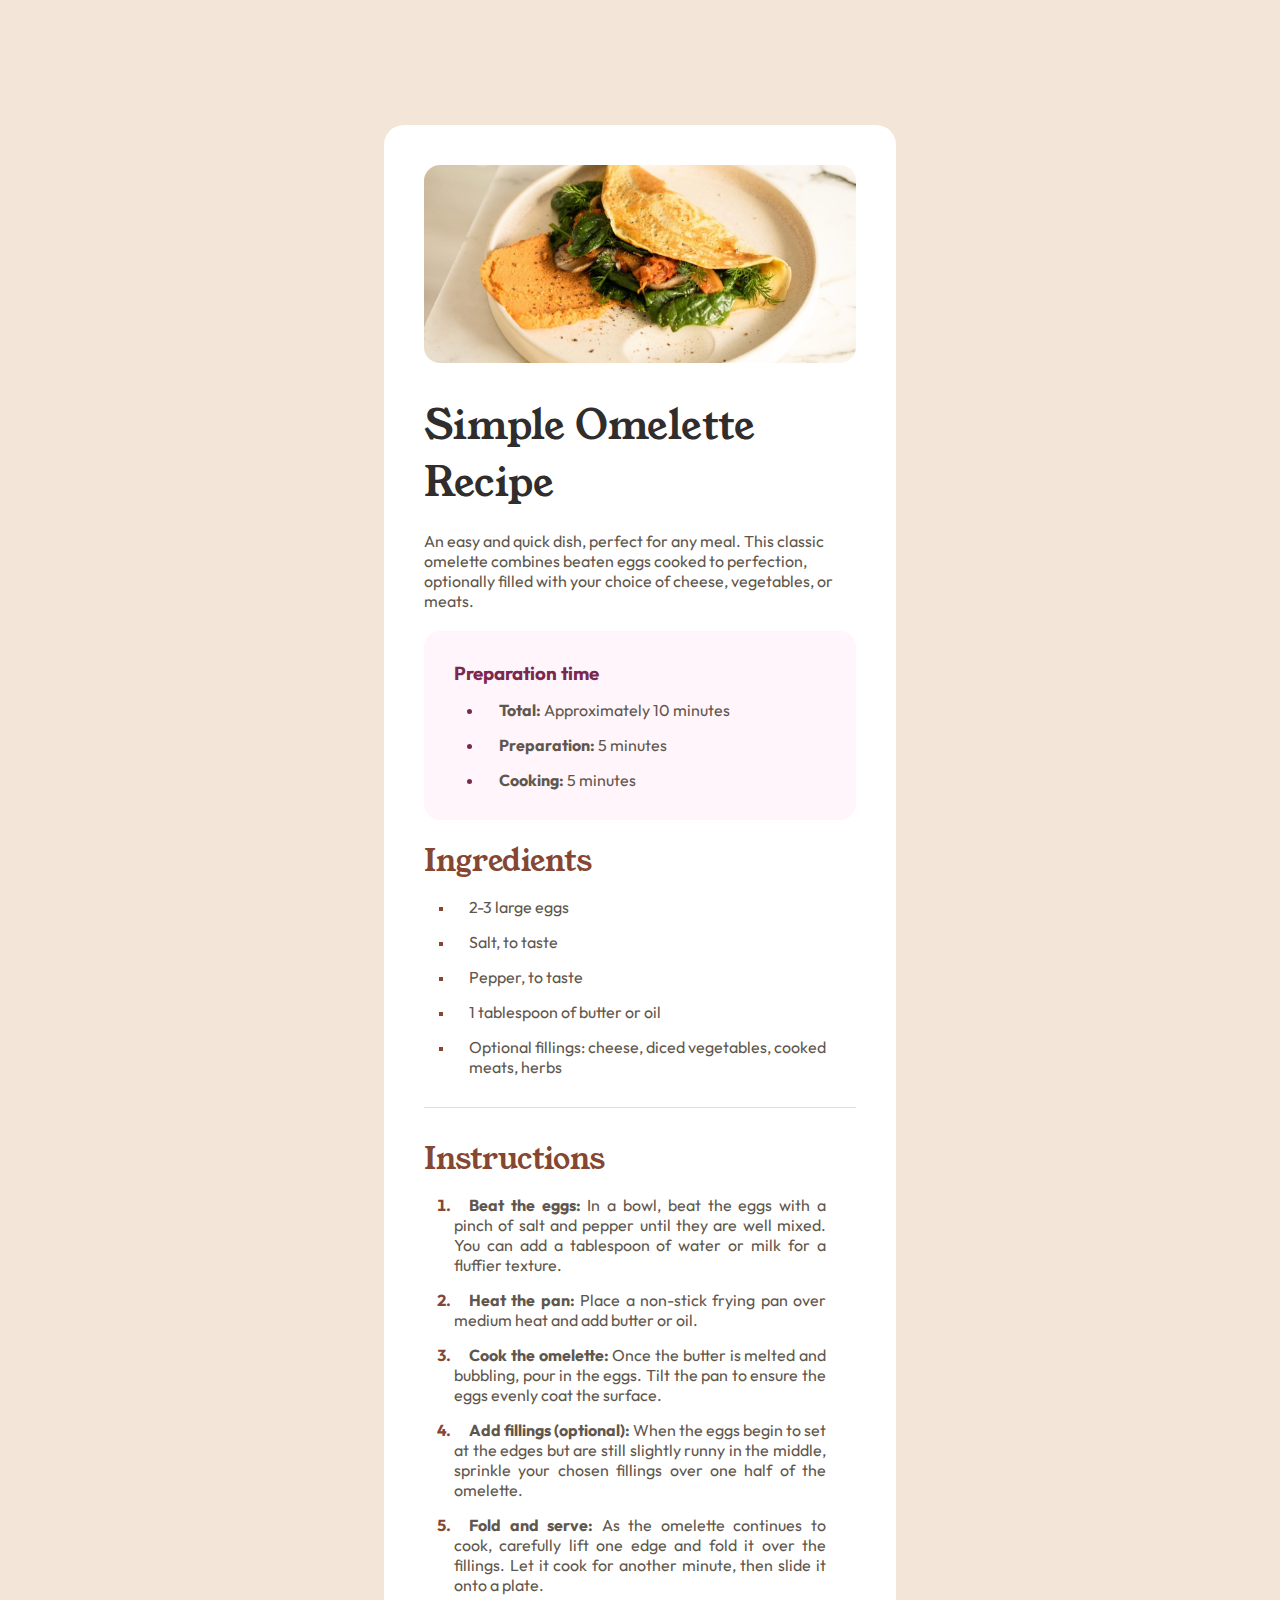
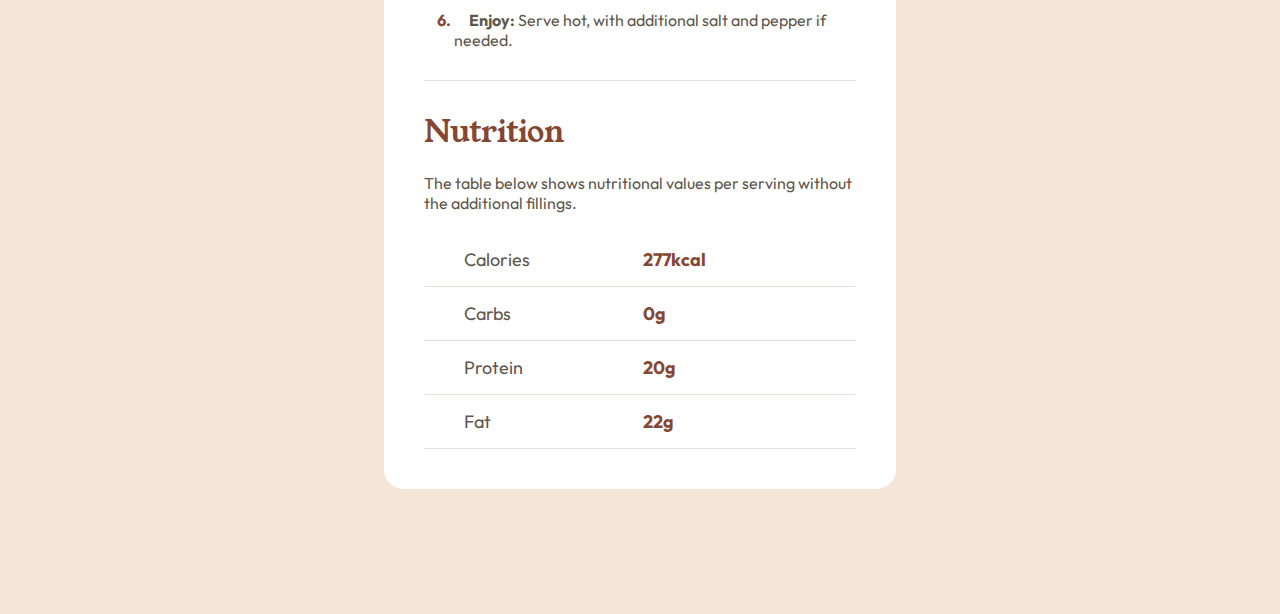
<file: index.html>
<!DOCTYPE html>
<html lang="en">
  <head>
    <meta charset="UTF-8" />
    <meta name="viewport" content="width=device-width, initial-scale=1.0" />
    <!-- displays site properly based on user's device -->
    <link
      rel="icon"
      type="image/png"
      sizes="32x32"
      href="./assets/images/favicon-32x32.png"
    />
    <link rel="stylesheet" href="style.css" />
    <link
      href="https://fonts.googleapis.com/css2?family=Young+Serif&display=swap"
      rel="stylesheet"
    />
    <link
      href="https://fonts.googleapis.com/css2?family=Outfit:wght@100..900&display=swap"
      rel="stylesheet"
    />

    <title>Frontend Mentor | Recipe page</title>

    <!-- Feel free to remove these styles or customise in your own stylesheet 👍 -->
  </head>
  <body>
    <div class="container-box">
      <img src="assets/images/image-omelette.jpeg" alt="" />
      <div class="title">
        <h1>Simple Omelette Recipe</h1>
        <p class="description">
          An easy and quick dish, perfect for any meal. This classic omelette
          combines beaten eggs cooked to perfection, optionally filled with your
          choice of cheese, vegetables, or meats.
        </p>
      </div>
      <div class="prep-box">
        <h3>Preparation time</h3>
        <ul>
          <li><span>Total: </span>Approximately 10 minutes</li>
          <li><span>Preparation: </span>5 minutes</li>
          <li><span>Cooking: </span>5 minutes</li>
        </ul>
      </div>
      <div class="ingredients-box">
        <h2>Ingredients</h2>
        <ul>
          <li>2-3 large eggs</li>
          <li>Salt, to taste</li>
          <li>Pepper, to taste</li>
          <li>1 tablespoon of butter or oil</li>
          <li>
            Optional fillings: cheese, diced vegetables, cooked meats, herbs
          </li>
        </ul>
      </div>
      <hr />
      <div class="instructions-box">
        <h2>Instructions</h2>
        <ol>
          <li>
            <span>Beat the eggs: </span>In a bowl, beat the eggs with a pinch of
            salt and pepper until they are well mixed. You can add a tablespoon
            of water or milk for a fluffier texture.
          </li>
          <li>
            <span>Heat the pan: </span>Place a non-stick frying pan over medium
            heat and add butter or oil.
          </li>
          <li>
            <span>Cook the omelette: </span>Once the butter is melted and
            bubbling, pour in the eggs. Tilt the pan to ensure the eggs evenly
            coat the surface.
          </li>
          <li>
            <span>Add fillings (optional): </span>When the eggs begin to set at
            the edges but are still slightly runny in the middle, sprinkle your
            chosen fillings over one half of the omelette.
          </li>
          <li>
            <span>Fold and serve: </span>As the omelette continues to cook,
            carefully lift one edge and fold it over the fillings. Let it cook
            for another minute, then slide it onto a plate.
          </li>
          <li>
            <span>Enjoy: </span>Serve hot, with additional salt and pepper if
            needed.
          </li>
        </ol>
      </div>
      <hr />
      <div class="nutrition-box">
        <h2>Nutrition</h2>
        <p>
          The table below shows nutritional values per serving without the
          additional fillings.
        </p>
        <table>
          <tr>
            <td class="table-text">Calories</td>
            <td class="table-spec">277kcal</td>
          </tr>
          <tr>
            <td class="table-text">Carbs</td>
            <td class="table-spec">0g</td>
          </tr>
          <tr>
            <td class="table-text">Protein</td>
            <td class="table-spec">20g</td>
          </tr>
          <tr>
            <td class="table-text">Fat</td>
            <td class="table-spec">22g</td>
          </tr>
        </table>
      </div>
    </div>
    <!--   
       
                      
    Calories 277kcal Carbs 0g Protein 20g Fat 22g -->

    <!-- <div class="attribution">
      Challenge by
      <a href="https://www.frontendmentor.io?ref=challenge" target="_blank"
        >Frontend Mentor</a
      >. Coded by <a href="#">Your Name Here</a>.
    </div> -->
  </body>
</html>
</file>
<file: style.css>
/* GLOBAL VARIABLES */
:root {
  --white: hsl(0, 0%, 100%);
  --stone100: hsl(30, 54%, 90%);
  --stone600: hsl(30, 10%, 34%);
  --stone900: hsl(24, 5%, 18%);
  --stone150: hsl(30, 18%, 87%);
  --brown800: hsl(14, 45%, 36%);
  --rose800: hsl(332, 51%, 32%);
  --rose50: hsl(330, 100%, 98%);
}

* {
  margin: 0;
  padding: 0;
  box-sizing: border-box;
}

body {
  font-family: "Outfit", serif;
  background-color: var(--stone100);
}

p,
li {
  font-size: 16px;
}

/* LOCAL VARIABLES */

.attribution {
  font-size: 11px;
  text-align: center;
}
.attribution a {
  color: hsl(228, 45%, 44%);
}

.container-box {
  width: 40%;
  height: 100%;
  background-color: var(--white);
  margin: 125px auto;
  border-radius: 20px;
  padding: 40px;
}

img {
  width: 100%;
  border-radius: 16px;
  margin-bottom: 30px;
}

.title h1 {
  font-family: "Young Serif", serif; /* CAMBIARE IL LINE HEIGHT E LA SPAZIATURA LETTERE */
  font-size: 40px;
  font-weight: 400;
  color: var(--stone900);
}

.description {
  font-size: 16px;
  color: var(--stone600);
  margin: 20px 0;
}

.prep-box {
  background-color: var(--rose50);
  border-radius: 16px;
  padding: 30px;
  margin-bottom: 20px;
}

h3 {
  color: var(--rose800);
}

li {
  color: var(--stone600);
  margin: 15px 30px;
}

li:last-child {
  margin-bottom: 0;
}

li::marker {
  color: var(--rose800);
}

span {
  color: var(--stone600);
  font-weight: bold;
  margin-left: 15px;
}

h2 {
  color: var(--brown800);
  font-family: "Young Serif", serif;
  font-size: 30px;
  font-weight: 400;
}

.ingredients-box ul li {
  list-style-type: square;
  padding-left: 15px;
}

.ingredients-box ul li::marker {
  color: var(--brown800);
  font-size: 12px;
}

hr {
  width: 100%;
  height: 1px;
  border: none;
  background-color: var(--stone150);
  margin: 30px 0;
}

.instructions-box li::marker {
  font-weight: bold;
  color: var(--brown800);
}

.instructions-box li {
  text-align: justify;
}

.nutrition-box p {
  margin: 20px 0;
  color: var(--stone600);
}

table {
  width: 100%;
  border-collapse: collapse;
}

td {
  border-bottom: 1px solid var(--stone150);
}

.table-text {
  color: var(--stone600);
  font-size: 18px;
  padding: 15px 0 15px 40px;
  font-weight: 400;
}

.table-spec {
  font-weight: bold;
  color: var(--brown800);
  font-size: 18px;
  padding-right: 40px;
}
</file>
